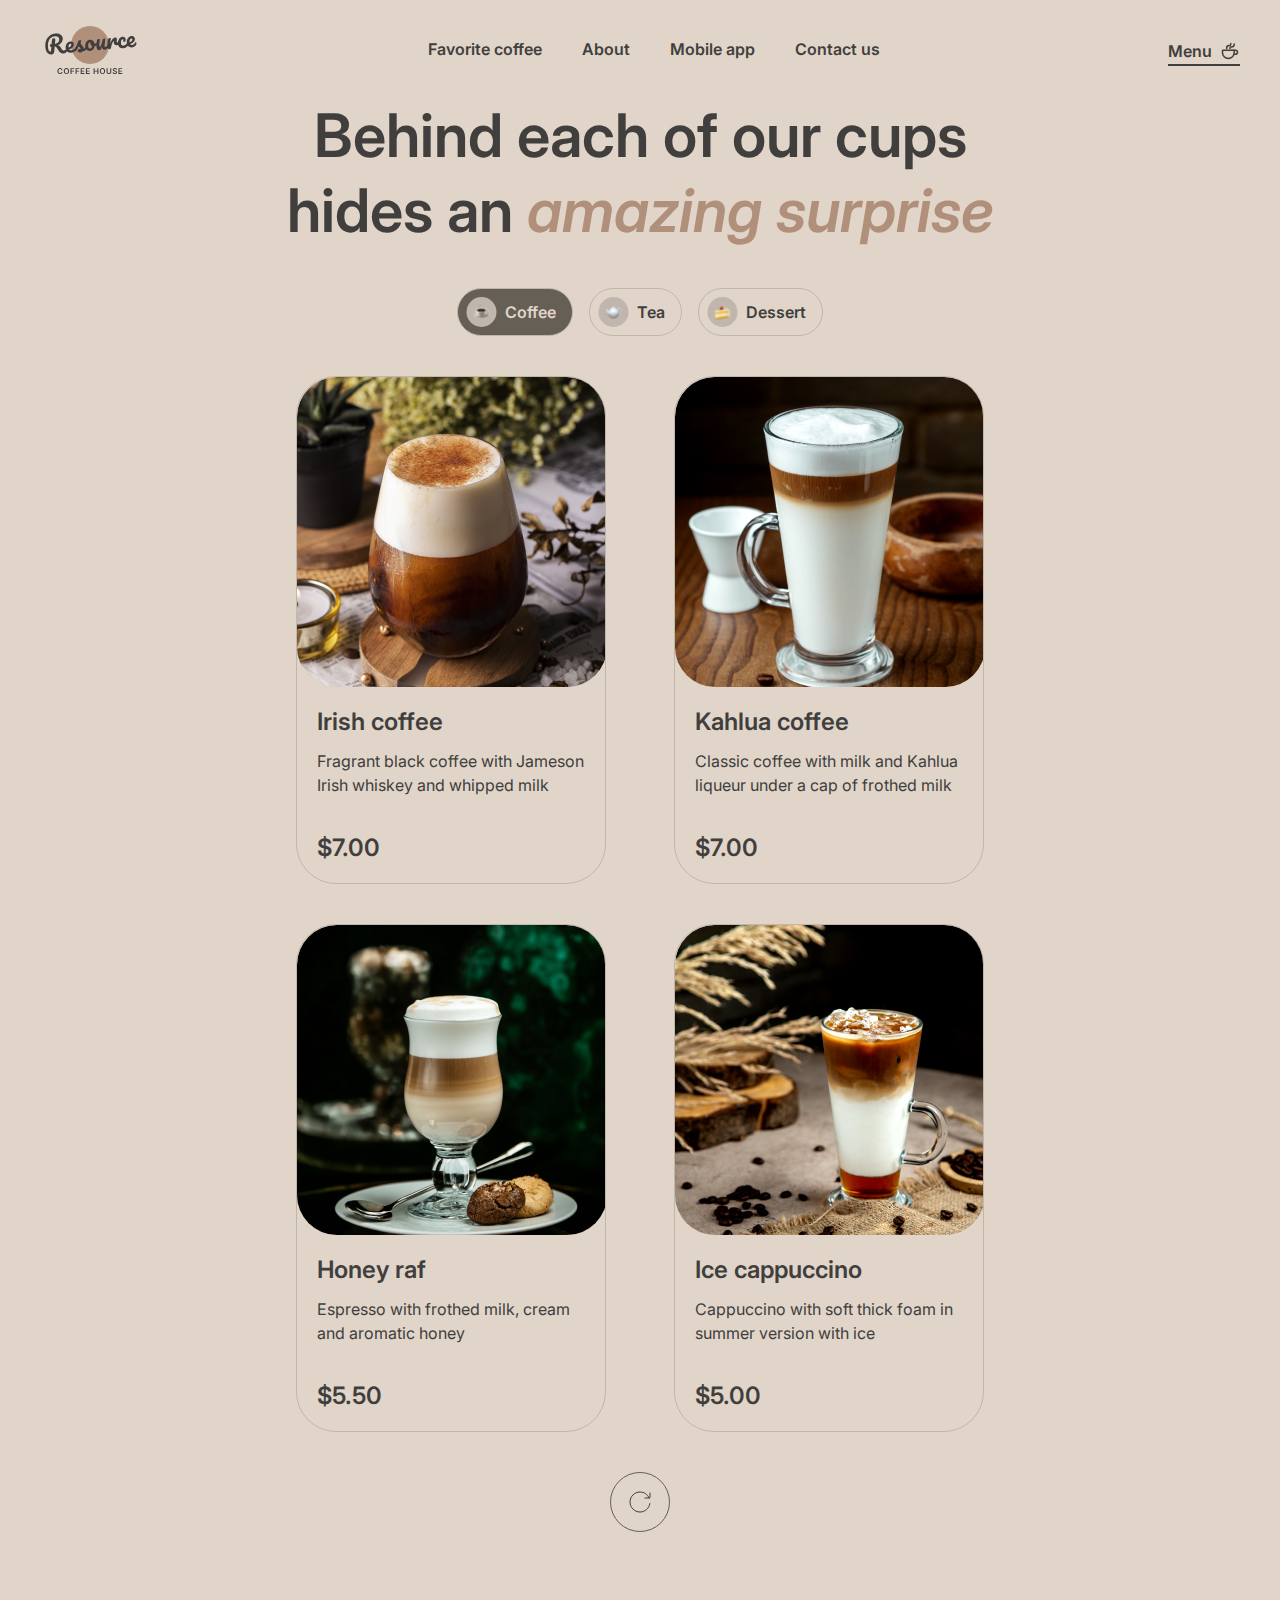
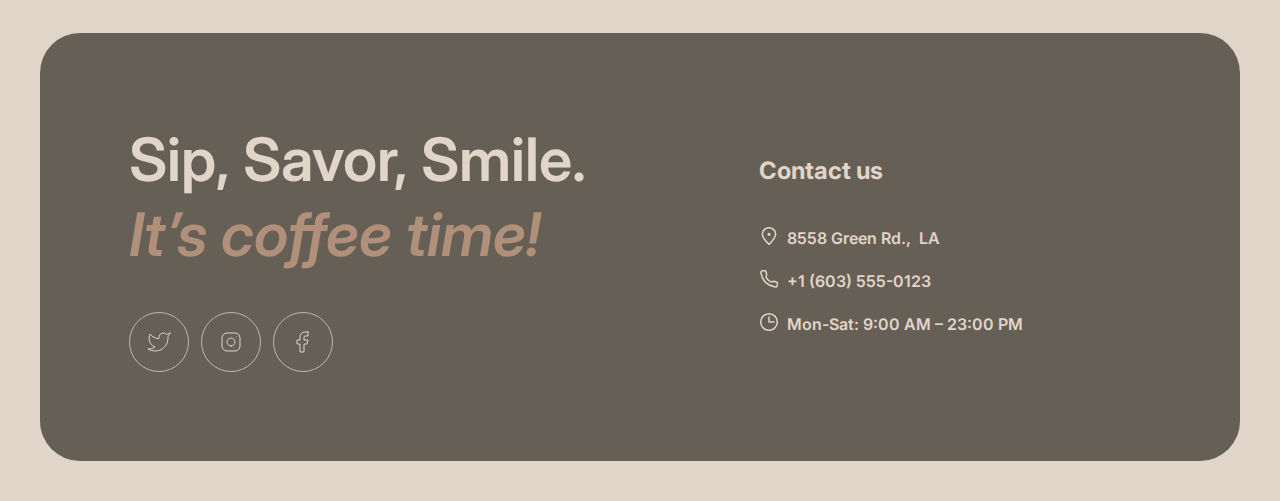
<file: menu.html>
<!DOCTYPE html>
<html lang="en">
<head>
    <meta charset="UTF-8">
    <meta name="viewport" content="width=device-width, initial-scale=1.0">
    <link rel="stylesheet" href="css/style.css">
    <link rel="shortcut icon" href="icons/favicon/menu.png" type="image/x-icon">
    <title>Menu</title>
</head>
<body>
    <header class="header">
        <div class="header__con container">
            <a href="index.html" class="header__con__link">
                <img src="icons/header/1.svg" alt="logo" class="header__con__link__logo">
            </a>
            <nav class="header__con__nav nav">
                <ul class="nav__ul">
                    <li><a href="index.html#fav" class="header__con__nav__item">Favorite coffee</a></li>
                    <li><a href="index.html#ab" class="header__con__nav__item">About</a></li>
                    <li><a href="index.html#mob" class="header__con__nav__item">Mobile app</a></li>
                    <li><a href="#foot" class="header__con__nav__item">Contact us</a></li>
                </ul>
            </nav>
            <div class="header__con__menu_block menu_block">
                <nav class="menu_block_nav">
                    <ul class="menu_block_nav_ul">
                        <li><a href="menu.html" class="menu_block_nav_ul_anchor menu_under_line">Menu <img src="icons/header/2.svg" alt="cupOfCoffee"></a></li>
                    </ul>
                </nav>
            </div>
            <div class="header__con__burger_icon burger_icon">
                <div class="burger_icon__line" id="first_brg"></div>
                <div class="burger_icon__line" id="last_brg"></div>
            </div>
        </div>
        <div class="header_bur" id="menu_bur">
            <div class="header_bur_cont">
                <ul class="header_bur_cont__ul">
                    <li><a href="index.html#fav">Favorite coffee</a></li>
                    <li><a href="index.html#ab">About</a></li>
                    <li><a href="index.html#mob">Mobile app</a></li>
                    <li><a href="#foot">Contact us</a></li>
                </ul>
                <ul class="header_bur_cont__ul">
                    <li><a href="menu.html" class="positioned menu_under_line">
                        Menu
                        <svg xmlns="http://www.w3.org/2000/svg" width="40" height="40" viewBox="0 0 41 40" fill="none">
                            <path d="M28.8333 18.9333V25C28.8333 30.5228 24.3561 35 18.8332 35H15.4999C9.97707 35 5.49992 30.5228 5.49992 25V18.9333C5.49992 18.602 5.76855 18.3333 6.09992 18.3333H28.2333C28.5646 18.3333 28.8333 18.602 28.8333 18.9333Z" stroke="#403F3D" stroke-width="2" stroke-linecap="round" stroke-linejoin="round"/>
                            <path d="M20.4999 15C20.4999 13.3334 21.6904 11.6667 24.0713 11.6667C24.5919 11.6667 25.2136 11.6667 25.8333 11.6667C27.4901 11.6667 28.8333 10.3236 28.8333 8.66671V5.83337" stroke="#403F3D" stroke-width="2" stroke-linecap="round" stroke-linejoin="round"/>
                            <path d="M13.8334 15V12.1667C13.8334 10.5098 15.1766 9.16667 16.8334 9.16667H20.1667C21.2713 9.16667 22.1667 8.27124 22.1667 7.16667V5" stroke="#403F3D" stroke-width="2" stroke-linecap="round" stroke-linejoin="round"/>
                            <path d="M27.1667 18.3334H31.3334C33.6346 18.3334 35.5001 20.1989 35.5001 22.5C35.5001 24.8012 33.6346 26.6667 31.3334 26.6667H28.8334" stroke="#403F3D" stroke-width="2" stroke-linecap="round" stroke-linejoin="round"/>
                        </svg>
                    </a></li>
                </ul>
            </div>
        </div>
    </header>
    <main>
        <div class="close_area"></div>
            <div class="modal">
                <div class="modal__block">
                    <div class="modal__block__img block__img_mn">
                        <img src="img/coffee_menu/1.jpg" alt="menuItem" id="mainImgModal">
                    </div>
                    <div class="modal__block__content mod_info">
                        <h3 class="mod_info__title">
                            Irish coffee
                        </h3>
                        <p class="mod_info__text">
                            Fragrant black coffee with Jameson Irish whiskey and whipped milk
                        </p>
                        <div class="mod_info_size">
                            <div class="mod_info_size_title">Size</div>
                            <div class="btn_services_con" id="Size">
                                <button class="mod_info_size__btn">
                                    <span class="mod_info_size__btn__circle">S</span>
                                    200 ml
                                </button>
                                <button class="mod_info_size__btn">
                                    <span class="mod_info_size__btn__circle">M</span>
                                    300 ml
                                </button>
                                <button class="mod_info_size__btn">
                                    <span class="mod_info_size__btn__circle">L</span>
                                    400 ml
                                </button>
                            </div>
                        </div>
                        <div class="mod_info_size">
                            <div class="mod_info_size_title">Additives</div>
                            <div class="btn_services_con" id="Additives">
                                <button class="mod_info_size__btn">
                                    <span class="mod_info_size__btn__circle">1</span>
                                    Sugar
                                </button>
                                <button class="mod_info_size__btn">
                                    <span class="mod_info_size__btn__circle">2</span>
                                    Cinnamon
                                </button>
                                <button class="mod_info_size__btn">
                                    <span class="mod_info_size__btn__circle">3</span>
                                    Syrup
                                </button>
                            </div>
                        </div>
                        <div class="mod_info__price">
                            <span class="mod_info__price__total">Total:</span>
                            <span class="mod_info__price__sum">$7.00</span>
                        </div>
                        <div class="mod_info__describe">
                            <svg xmlns="http://www.w3.org/2000/svg" width="16" height="16" viewBox="0 0 16 16" fill="none">
                                <g clip-path="url(#clip0_268_9737)">
                                <path d="M8 7.66663V11" stroke="#403F3D" stroke-linecap="round" stroke-linejoin="round"/>
                                <path d="M8 5.00667L8.00667 4.99926" stroke="#403F3D" stroke-linecap="round" stroke-linejoin="round"/>
                                <path d="M8.00016 14.6667C11.6821 14.6667 14.6668 11.6819 14.6668 8.00004C14.6668 4.31814 11.6821 1.33337 8.00016 1.33337C4.31826 1.33337 1.3335 4.31814 1.3335 8.00004C1.3335 11.6819 4.31826 14.6667 8.00016 14.6667Z" stroke="#403F3D" stroke-linecap="round" stroke-linejoin="round"/>
                                </g>
                                <defs>
                                <clipPath id="clip0_268_9737">
                                <rect width="16" height="16" fill="white"/>
                                </clipPath>
                                </defs>
                            </svg>
                            <div class="mod_info__describe__text">
                                The cost is not final. Download our mobile app to see the final price and place your order. Earn loyalty points and enjoy your favorite coffee with up to 20% discount.
                            </div>
                        </div>
                        <button class="mod_info__close_btn">Close</button>
                    </div>
                </div>
            </div>
        <section class="coffee_menu">
            <div class="container">
                <div class="coffee_menu_con menu_con">
                    <h2 class="menu_con__title">
                        Behind each of our cups hides an <span>amazing surprise</span>
                    </h2>
                    <div class="menu_con__btn_con btn_con">
                        <button class="btn_con__button current_active" id="coffee_btn">
                            <img src="icons/coffee_menu/1.svg" alt="icon">
                            Coffee
                        </button>
                        <button class="btn_con__button" id="tea_btn">
                            <img src="icons/coffee_menu/2.svg" alt="icon">
                            Tea
                        </button>
                        <button class="btn_con__button" id="dessert_btn">
                            <img src="icons/coffee_menu/3.svg" alt="icon">
                            Dessert
                        </button>
                    </div>
                    <div class="menu_con__flex flex" id="flex">
                    </div>
                        <div class="icon_reset_for_menu" id="reload">
                            <svg width="60" height="60" viewBox="0 0 60 60" fill="none" xmlns="http://www.w3.org/2000/svg">
                                <rect x="0.5" y="0.5" width="59" height="59" rx="29.5" stroke="#665F55"/>
                                <path d="M39.8883 31.5C39.1645 36.3113 35.013 40 30 40C24.4772 40 20 35.5228 20 30C20 24.4772 24.4772 20 30 20C34.1006 20 37.6248 22.4682 39.1679 26" stroke="#403F3D" stroke-linecap="round" stroke-linejoin="round"/>
                                <path d="M35 26H39.4C39.7314 26 40 25.7314 40 25.4V21" stroke="#403F3D" stroke-linecap="round" stroke-linejoin="round"/>
                            </svg>
                        </div>
                </div>
            </div>
        </section>
    </main>
    <footer class="footer" id="foot">
        <div class="container">
            <div class="footer_con">
                <div class="footer_con__left con__left">
                    <h2 class="footer_con__left__title">
                        Sip, Savor, Smile. <span>It’s coffee time!</span>
                    </h2>
                    <div class="con__left_social_buttons social_buttons">
                        <a href="#" class="social_buttons__btn">
                            <svg xmlns="http://www.w3.org/2000/svg" width="24" height="24" viewBox="0 0 24 24" fill="none">
                                <path d="M23 3.01006C23 3.01006 20.9821 4.20217 19.86 4.54006C19.2577 3.84757 18.4573 3.35675 17.567 3.13398C16.6767 2.91122 15.7395 2.96725 14.8821 3.29451C14.0247 3.62177 13.2884 4.20446 12.773 4.96377C12.2575 5.72309 11.9877 6.62239 12 7.54006V8.54006C10.2426 8.58562 8.50127 8.19587 6.93101 7.4055C5.36074 6.61513 4.01032 5.44869 3 4.01006C3 4.01006 -1 13.0101 8 17.0101C5.94053 18.408 3.48716 19.109 1 19.0101C10 24.0101 21 19.0101 21 7.51006C20.9991 7.23151 20.9723 6.95365 20.92 6.68006C21.9406 5.67355 23 3.01006 23 3.01006Z" stroke="#E1D4C9" stroke-linecap="round" stroke-linejoin="round"/>
                            </svg>
                        </a>
                        <a href="#" class="social_buttons__btn">
                            <svg xmlns="http://www.w3.org/2000/svg" width="24" height="24" viewBox="0 0 24 24" fill="none">
                                <path d="M12 16C14.2091 16 16 14.2091 16 12C16 9.79086 14.2091 8 12 8C9.79086 8 8 9.79086 8 12C8 14.2091 9.79086 16 12 16Z" stroke="#E1D4C9" stroke-linecap="round" stroke-linejoin="round"/>
                                <path d="M3 16V8C3 5.23858 5.23858 3 8 3H16C18.7614 3 21 5.23858 21 8V16C21 18.7614 18.7614 21 16 21H8C5.23858 21 3 18.7614 3 16Z" stroke="#E1D4C9"/>
                                <path d="M17.5 6.51L17.51 6.49889" stroke="#E1D4C9" stroke-linecap="round" stroke-linejoin="round"/>
                            </svg>
                        </a>
                        <a href="#" class="social_buttons__btn">
                            <svg xmlns="http://www.w3.org/2000/svg" width="24" height="24" viewBox="0 0 24 24" fill="none">
                                <path d="M17 2H14C12.6739 2 11.4021 2.52678 10.4645 3.46447C9.52678 4.40215 9 5.67392 9 7V10H6V14H9V22H13V14H16L17 10H13V7C13 6.73478 13.1054 6.48043 13.2929 6.29289C13.4804 6.10536 13.7348 6 14 6H17V2Z" stroke="#E1D4C9" stroke-linecap="round" stroke-linejoin="round"/>
                              </svg>
                        </a>
                    </div>
                </div>
                <div class="footer_con__left con__right">
                    <h4 class="con__rigth_title">
                        Contact us
                    </h4>
                    <div class="con__right__address_con address_con">
                        <a href="https://maps.app.goo.gl/T62eLBHTFdPtfJYo8" class="address_con_item con_item underline" target="_blank">
                            <span class="con_item_icon">
                                <svg xmlns="http://www.w3.org/2000/svg" width="20" height="20" viewBox="0 0 20 20" fill="none">
                                    <path d="M16.6663 8.33329C16.6663 12.0152 9.99967 18.3333 9.99967 18.3333C9.99967 18.3333 3.33301 12.0152 3.33301 8.33329C3.33301 4.65139 6.31778 1.66663 9.99967 1.66663C13.6816 1.66663 16.6663 4.65139 16.6663 8.33329Z" stroke="#E1D4C9" stroke-width="1.5"/>
                                    <path d="M10.0003 9.16667C10.4606 9.16667 10.8337 8.79357 10.8337 8.33333C10.8337 7.8731 10.4606 7.5 10.0003 7.5C9.54009 7.5 9.16699 7.8731 9.16699 8.33333C9.16699 8.79357 9.54009 9.16667 10.0003 9.16667Z" fill="#E1D4C9" stroke="#E1D4C9" stroke-width="1.5" stroke-linecap="round" stroke-linejoin="round"/>
                                </svg>
                            </span>
                            <span class="con_item_icon">
                                8558 Green Rd.,&nbsp;&nbsp;LA
                            </span>
                        </a>
                        <a href="tel:+1(603)555-0123" class="address_con_item underline">
                            <span class="con_item_icon">
                                <svg xmlns="http://www.w3.org/2000/svg" width="20" height="20" viewBox="0 0 20 20" fill="none">
                                    <path d="M15.0984 12.2516L11.6665 12.9166C9.34845 11.7531 7.91654 10.4166 7.08321 8.33329L7.72483 4.89154L6.51197 1.66663L3.72946 1.66663C2.60191 1.66663 1.71466 2.59958 1.90108 3.71161C2.29888 6.08454 3.37231 10.0391 6.24987 12.9166C9.27338 15.9401 13.5661 17.3318 16.1378 17.9288C17.299 18.1983 18.3332 17.2908 18.3332 16.0988L18.3332 13.4843L15.0984 12.2516Z" stroke="#E1D4C9" stroke-width="1.5" stroke-linecap="round" stroke-linejoin="round"/>
                                </svg>
                            </span>
                            <span class="con_item_icon">
                                +1 (603) 555-0123
                            </span>
                        </a>
                        <div class="address_con_item">
                            <span class="con_item_icon">
                                <svg xmlns="http://www.w3.org/2000/svg" width="20" height="20" viewBox="0 0 20 20" fill="none">
                                    <g clip-path="url(#clip0_217_1736)">
                                      <path d="M10 5L10 10L15 10" stroke="#E1D4C9" stroke-width="1.5" stroke-linecap="round" stroke-linejoin="round"/>
                                      <path d="M10.0003 18.3333C14.6027 18.3333 18.3337 14.6023 18.3337 9.99996C18.3337 5.39759 14.6027 1.66663 10.0003 1.66663C5.39795 1.66663 1.66699 5.39759 1.66699 9.99996C1.66699 14.6023 5.39795 18.3333 10.0003 18.3333Z" stroke="#E1D4C9" stroke-width="1.5" stroke-linecap="round" stroke-linejoin="round"/>
                                    </g>
                                    <defs>
                                      <clipPath id="clip0_217_1736">
                                        <rect width="20" height="20" fill="white"/>
                                      </clipPath>
                                    </defs>
                                </svg>
                            </span>
                            <span class="con_item_icon">
                                Mon-Sat: 9:00 AM – 23:00 PM
                            </span>
                        </div>
                    </div>
                </div>
            </div>
        </div>
    </footer>
    <script src="menu.js" type="module"></script>
</body>
</html>
</file>
<file: css/style.css>
@import url('https://fonts.googleapis.com/css2?family=Inter:wght@400;600&display=swap');

* {
    margin: 0;
    padding: 0;
    box-sizing: border-box;
}
html {
    scroll-behavior: smooth;
}
:root {
    --bg_color: #E1D4C9;
}
li {
    list-style: none;
    display: inline-block;
}
h2, h3 {
    font-style: normal;
    font-weight: 600;
    line-height: 125%;
}
a {
    text-decoration: none;
}
h2 {
    font-size: 60px;
}
span {
    font-style: italic;
    color: #B0907A;
}
nav li > a, .header_bur li > a {
    color: #403F3D;
    text-decoration: none;
    font-family: Inter;
    font-weight: 600;
    line-height: 150%;
    position: relative;
}
nav li > a::after {
    content: "";
    display: block;
    height: 2px;
    width: 0%;
    background: #403F3D;
    margin: auto;
    opacity: 0;
    transition: all .6s ease;
    position: absolute;
    right: 0;
    left: 0;
    z-index: -1;

}
nav li > a:hover::after {
    opacity: 1;
    width: 100%;
}
body {
    background: var(--bg_color);
    font-family: Inter;
    font-weight: 400;
    color: #403F3D;
}

.container {
    max-width: 1440px;
    padding: 0 40px;
    margin: 0 auto;
}
/* ------------HEADER-------------------- */
.header {
    padding: 20px 0;
}
.header__con, .nav__ul {
    display: flex;
    justify-content: space-between;
    align-items: center;
}
.header__con__link {
}
.header__con__link__logo {
}
.header__con__nav {
}
.nav {
}
.nav__ul {
    gap: 40px;
    margin-top: -6px;
}
.header__con__nav__item {
}
.header__con__menu_block {
}
.menu_block {
}
.menu_block_nav {
}
.menu_block_nav_ul li {
    margin-top: -7px;
}
.menu_block_nav_ul_anchor img {
    vertical-align: sub;
    margin-left: 4px;
}

.header__con__link__logo {
    width: 100px;
    height: 60px;
}
.burger_icon {
    width: 44px;
    height: 44px;
    border-radius: 100px;
    border: 1px solid #665F55;
    padding: 0 12px;
    display: none;
    position: relative;
}
.burger_icon__line {
    background: #403F3D;
    height: 1.5px;
    width: 16px;
    border-radius: 1px;
    position: absolute;
    top: 50%;
    right: 30%;
    transition: all .6s ease;
}
#first_brg {
    transform: translate(0, -3px);
}
#last_brg {
    transform: translate(0, 3px);
}

@media (max-width: 768px) {
    .header__con__nav, .menu_block {
        display: none;
    }
    .burger_icon {
        display: inherit;
        margin-top: -4px;
    }
}

/* ------------ENJOY-------------------- */
.enjoy {
    color: #E1D4C9;
}
.enjoy_bg {
    margin-top: -3px;
    padding: 100px 7.353%;
    background: black;
    border-radius: 40px;
    background-position: center;
    background-repeat: no-repeat;
    background-size: cover;
    position: relative;
    overflow: hidden;
}
#full_screen_video {
    position: absolute;
    width: 100%;
    left: 0;
    right: 0;
    top: 0;
    bottom: 0;
    border-radius: 40px;
    width: 1360px;
}
.enjoy_bg_cont {
    max-width: 530px;
    position: relative;
    z-index: 100;
}
.enjoy_bg__title {
    font-weight: 600;
    font-size: 4.5em;
    line-height: 105%;
}
.enjoy_bg__description {
    margin: 40px 0;
    line-height: 150%;
}
.enjoy_bg__btn {
    text-decoration: none;
    color: #403F3D;
    background: #E1D4C9;
    width: 200px;
    border-radius: 100px;
    font-weight: 600;
    line-height: 150%;
    display: flex;
    justify-content: center;
    align-items: center;
    padding: 20px 0;
    transition: all .6s ease;
    
}
.enjoy_bg__btn img {
    width: 0;
    position: relative;
    left: -19px;
    vertical-align: sub;
    opacity: 0;
    transition: all .4s ease-in-out; 
}
.bg__btn__name {
    transition: all .4s ease-in-out;
}

.enjoy_bg__btn:hover .hoverCup {
    left: 8px;
    width: 20px;
    opacity: 1;
}

/* ------------FAVORITE-------------------- */

.favorite {
    padding: 100px 0;
}
.favorite__title {
    text-align: center;
    font-size: 60px;
}
.favorite_slider {
    margin-top: 40px;
}
.slider_cont {
    display: flex;
    justify-content: space-between;
    align-items: center;
}
.slider_button_circle {
    cursor: pointer;
    width: 60px;
    height: 60px;
    border-radius: 50%;
    border: 1px solid #665F55;
    display: flex;
    justify-content: center;
    align-items: center;
    background: #E1D4C9;
    transition: all .8s ease;
}
.slider_button_circle:hover {
    background: #665F55;
}
.slider_button_circle:hover path {
    stroke: #E1D4C9;
}
.block {
    max-width: 480px;
    text-align: center;
    overflow: hidden;
}
.block__img {
    width: 481px;
}
.block__title {
    margin-top: 16px;
    font-size: 24px;
}
.block__description {
    margin: 16px 0;
    line-height: 150%;
}
.progress_block {
    display: flex;
    justify-content: center;
    align-items: center;
    gap: 12px;
    margin-top: 40px;
}
.progress_block__line {
    width: 40px;
    height: 4px;
    background: #C1B6AD;
    border-radius: 100px;
}
.slide_cards {
    display: flex;
    position: relative;
    gap: 20px;
    left: 0;
    transition: all 1.5s ease;
}

/* ------------ABOUT-------------------- */

.about {
}
.container {
}
.about__title {
    margin-bottom: 40px;
}
.about_gallery, .from_about_gallery {
    display: flex;
    justify-content: space-between;
}
.about_gallery_block {
    display: flex;
    flex-direction: column;
    gap: 40px;
}

.gallery_block_img_con {
    display: flex;
    justify-content: center;
    align-items: center;
    max-width: 660px;
    overflow: hidden;
    height: 590px;
    border-radius: 20px;
}
.resize {
    height: 430px;
}
.gallery_block_img_con img {
    width: 726px;
    transition: all .6s ease;
}
.gallery_block_img_con img:hover {
    transition: all .6s ease;
    width: 740px;
    transform: scale(0.9);
}

/* ------------MOBILE-APP-------------------- */
.mobile_app {
    padding: 100px 0;
}
.app_con {
    display: flex;
    justify-content: space-between;
    align-items: center;
    gap: 100px;
}
.app_con__left {
}
.app_con__left__text {
    margin: 40px 0;
    line-height: 150%;
}
.flex_block {
    display: flex;
    gap: 20px;
    flex-wrap: wrap;
}
.app_con_btn {
    display: flex;
    align-items: center;
    text-decoration: none;
    border-radius: 100px;
    border: 1px solid #665F55;
    width: 200px;
    padding: 10px 20px;
    gap: 8px;
    color: #403F3D;
    transition: all .8s ease;
}
.app_con_btn_con {
    height: 113%;
}
.app_con_btn:hover {
    background: #665F55;
    color: #E1D4C9;
}
.app_picture path {
    transition: all .8s ease;
}
.app_con_btn:hover .app_picture path {
    fill: #E1D4C9;
}
.btn_small_size {
    color: inherit;
    font-style: normal;
    font-size: 10px;
    font-weight: 600;
    line-height: 140%;
}
.btn_size {
    color: inherit;
    font-style: normal;
    font-weight: 600;
    line-height: 150%;
}

/* ------------FOOTER-------------------- */

.footer {
    margin-top: -4px;
}
.footer_con {
    background: #665F55;
    padding: 7.4%;
    display: flex;
    flex-wrap: wrap;
    align-items: center;
    gap: 100px;
    border-radius: 40px;
    margin-bottom: 40px;
}
.con__left {
    max-width: 530px;
}
.footer_con__left__title {
    color: #E1D4C9;
}
.con__left_social_buttons {
}
.social_buttons {
    display: flex;
    gap: 12px;
    margin-top: 40px;
}
.social_buttons__btn {
    width: 60px;
    height: 60px;
    border-radius: 50%;
    border: 1px solid #C1B6AD;
    display: flex;
    justify-content: center;
    align-items: center;
    transition: all .8s ease;
}
.social_buttons__btn:hover {
    background: #E1D4C9;
}
.social_buttons__btn:hover path {
    stroke: #403F3D;
}
.con__right {
    max-width: 530px;
}
.con__rigth_title {
    font-size: 24px;
    color: #E1D4C9;
    margin-bottom: 40px;
    line-height: 125%;
}
.address_con {
    display: flex;
    flex-direction: column;
    gap: 17px;
}
.address_con_item {
    display: flex;
    gap: 8px;
}
.con_item {
}
.con_item_icon {
    color: #E1D4C9;
    font-style: normal;
    line-height: 150%;
    font-weight: 600;
}
.underline {
    position: relative;
    width: 70%;
}
.underline::after {
    content: "";
    display: inline;
    position: absolute;
    height: 2px;
    bottom: 0;
    margin: auto;
    width: 0;
    background: #E1D4C9;
    right: 0;
    left: 0;
    opacity: 0;
    transition: all .8s ease;
}
.underline:hover::after {
    opacity: 1;
    width: 100%;
}

/* ------------COFFE-MENU-PAGE------------------ */
/* -------------MENU------------------- */
.coffee_menu {
    padding-bottom: 101px;
}
.coffee_menu_con {
}
.menu_con {
    margin-top: -6px;
}
.menu_con__title {
    text-align: center;
    max-width: 800px;
    margin: 0 auto;
}
.menu_con__btn_con {
}
.btn_con {
    display: flex;
    justify-content: center;
    align-items: center;
    gap: 16px;
    margin: 40px 0;
}
.current_active {
    background: #665F55 !important;
    color: #E1D4C9 !important;
    cursor: default !important;
}
.btn_con__button {
    border-radius: 100px;
    border: 1px solid #C1B6AD;
    background: #E1D4C9;
    color: #403F3D;
    display: flex;
    align-items: center;
    gap: 8px;
    cursor: pointer;
    font-weight: 600;
    line-height: 150%;
    padding: 8px 16px 8px 8px;
    transition: all .8s ease;
    font-family: Inter;
    font-size: 16px;
}
.btn_con__button:hover {
    background: #665F55;
    color: #E1D4C9;
}
.menu_con__flex {
    transition: all .6s ease;
}
.flex {
    display: flex;
    flex-direction: column;
    gap: 39px;
}
.flex__blocks {
    display: flex;
    justify-content: space-between;
    align-items: center;
    flex-wrap: wrap;
    transition: all .6s ease;
}
.flex__blocks_block {
    max-width: 310px;
    text-align: left;
    border: 1px solid #C1B6AD;
    border-radius: 40px;
}
.flex__blocks_block:hover {
    cursor: pointer;
}
.icon_reset_for_menu {
    text-align: center;
    display: none;
}
.block__img_mn {
    overflow: hidden;
    display: flex;
    justify-content: center;
    align-items: center;
    width: 310px;
    height: 310px;
    border-radius: 40px;
}
.block__img_mn img {
    width: 340px;
    height: 340px;
    transition: all .6s ease;
}
.flex__blocks_block:hover .block__img_mn > img{
    transform: scale(0.91);
}
.block_block {
    display: flex;
    flex-direction: column;
    justify-content: space-between;
    height: 156px;
    margin: 20px 20px;
}
.block__title_mn {
    margin-top: 0;
    font-size: 24px;
}
.block__text {
    line-height: 150%;
}
.block__price {
    font-size: 24px;
}
.from_about_gallery {
    flex-direction: column;
    gap: 12px;
}
.menu_under_line::after {
    width: 100%;
    opacity: 1;
}

/* --------STYLES--FOR-----BURGER---CONTEINER */
.header_bur {
    background: var(--bg_color);
    display: flex;
    justify-content: center;
    position: absolute;
    width: 0;
    height: 924px;
    top: 100px;
    right: 0;
    bottom: 0;
    transition: all .6s ease;
    overflow: hidden;
    opacity: 0;
    z-index: 200;
}
.header_bur ul li a {
    font-size: 32px;
    line-height: 125%;
}
.header_bur_cont, .header_bur_cont__ul {
    display: flex;
    flex-direction: column;
}
.header_bur_cont {
    padding-top: 61px;
}
.positioned {
    display: flex;
    align-items: center;
    justify-content: center;
    gap: 16px;
    position: relative;
}
.menu_under_line::after {
    content: "";
    display: block;
    height: 2px;
    width: 100%;
    background: #403F3D;
    margin: auto;
    transition: all .6s ease;
    position: absolute;
    right: 0;
    left: 0;
    background: #403F3D;
    bottom: -5px;
}
.header_bur_cont__ul {
    gap: 60px;
}
.header_bur_cont__ul:last-child {
    margin-top: 100px;
}
.header_bur_cont__ul li {
    text-align: center;
}
/* ---------MODAL-------------- */
.close_area {
    position: fixed;
    background: rgba(0, 0, 0, 0.7);
    top: 0;
    bottom: 0;
    right: 0;
    left: 0;
    z-index: 10;
    display: none;
    z-index: 20;
}
.modal {
    display: none;
    position: fixed;
    left: 50%;
    top: 50%;
    transform: translate(-50%, -50%);
    z-index: 25;
}
.modal__block {
    max-width: 800px;
    padding: 16px;
    border-radius: 40px;
    background: var(--bg_color);
    display: flex;
    gap: 20px;
    align-items: flex-start;
    position: relative;
    z-index: 30;
}
.modal__block__img {
   width: 365px;
}
.modal__block__content {
}
.mod_info {
    max-width: 458px;
}
.mod_info__title {
    font-size: 24px;
    margin-bottom: 12px;
}
.mod_info__text {
    line-height: 150%;
    margin-bottom: 20px;
}
.mod_info_size {
    margin-bottom: 20px;
    font-size: 16px;
}
.mod_info_size_title {
    line-height: 150%;
    margin-bottom: 8px;
}
.btn_services_con {
    display: flex;
    flex-wrap: wrap;
    gap: 8px;
}
.mod_info_size__btn, .mod_info__close_btn {
    display: inline-flex;
    justify-content: center;
    align-items: center;
    padding: 8px 16px 8px 8px;
    gap: 8px;
    font-weight: 600;
    line-height: 150%;
    cursor: pointer;
    border: 1px solid #C1B6AD;
    border-radius: 100px;
    background: var(--bg_color);
    color: #403F3D;
    transition: all .8s ease;
    font-size: 16px;
}
.mod_info_size__btn:hover, .mod_info__close_btn:hover {
    background: #665F55;
    color: #E1D4C9;
}
.mod_info_size__btn__circle {
    background: #C1B6AD;
    border-radius: 50%;
    font-style: normal;
    font-weight: 600;
    line-height: 150%;
    color: inherit;
    width: 30px;
    padding: 3px 0px;
    display: flex;
    justify-content: center;
    align-items: center;
    transition: all .8s ease;
}
.mod_info_size__btn:hover .mod_info_size__btn__circle {
    background: var(--bg_color);
    color: #403F3D;
}
.size_active_script {
    background: #665F55;
    color: #E1D4C9;
}
.size_active_script .mod_info_size__btn__circle {
    background: var(--bg_color);
    color: #403F3D;
}
.mod_info_additives {
}
.mod_info_additives_title {
}
.mod_info_additives__btn {
}
.mod_info__price {
    display: flex;
    justify-content: space-between;
    align-items: center;
    padding-bottom: 20px;
    border-bottom: 1px solid #C1B6AD;
    font-weight: 600;
    line-height: 125%;
    font-size: 24px;
    color: #403F3D;
}
.mod_info__price__total {
    font-style: normal;
    color: inherit;
}
.mod_info__price__sum {
    font-style: normal;
    color: inherit;
}
.mod_info__describe {
    display: flex;
    gap: 8px;
    margin-top: 12px;
    margin-bottom: 20px;
}
.mod_info__describe svg {
    min-width: 16px;
}
.mod_info__describe__icon {
}
.mod_info__describe__text {
    font-size: 10px;
    font-style: normal;
    font-weight: 600;
    line-height: 140%;
    max-width: 414px;
}
.mod_info__close_btn {
    width: 100%;
    padding: 10px 0;
    border: 1px solid #665F55;
}
/* ---ACTIVE----------------- */
.brg_line {
    transform: translate(0, 0) rotate(45deg) !important;
}
.brg_last {
    transform: translate(0, 0) rotate(-45deg) !important;
}
@media (max-width: 1416px) {
    .resize {
        display: none;
    }
    .about_gallery {
        flex-direction: column;
        justify-content: center;
        align-items: center;
        gap: 40px;
    }
    #display_none {
        display: none;
    }
    .flex__blocks {
        max-width: 688px;
        margin: 0 auto;
        
    }
    .flex__blocks_block {
        margin-bottom: 40px;
    }
    .reload {
        display: block;
    }
}
@media (max-width: 1280px) {
    .app_con {
        flex-direction: column;
        gap: 100px;
    }
}
@media (max-width: 890px) {
    
}
@media(max-width: 768px) {
    .container {
        padding: 0 5.3%;
    }
    .enjoy_bg {
        padding: 100px 8.722%;
    }
    .enjoy_bg__title {
        font-size: 9.4vw
    }
    .gallery_block_img_con {
        max-width: 90vw;
    }
    .app_con {
        flex-direction: column;
        gap: 13vw;
    }
    .app_con__left {
        width: 100%;
    }
    .app_con_phones_img img {
        width: 100%;
    }
    .enjoy_bg__btn {
        gap: 8px;
    }
    .enjoy_bg__btn img {
        width: initial;
        position: static;
        opacity: 1;
    }
    .coffee_menu {
        padding-bottom: 98px;
    }
    .flex__blocks {
        max-width: 660px;
    }
    .footer_con {
        padding: 100px 8.5%;
    }
    .add_style {
        width: 100%;
        opacity: 1;
    }
}
@media(max-width: 716px) {
    .flex__blocks {
        flex-direction: column;
    }
}
@media(max-width: 678px) {
    h2 {
        font-size: 8.5vw !important
    }
    .slider_cont {
        justify-content: center;
    }
    .slider_button_circle {
        display: none;
    }
    #full_screen_video {
        left: -80%;
    }
}
@media (max-width: 695px) {
    .modal__block__img {
        display: none;
    }
}
@media(max-width: 543px) {
    .block__img {
        width: 92vw;
    }
}

@media (max-width: 380px) {
    .container {
        padding: 0 4%;
    }
    .enjoy_bg {
        padding: 17% 4.8%;
    }
    .enjoy_bg__title {
        font-size: 11vw;
        line-height: 115%;
    }
    .favorite {
        padding: 98px 0;
    }
    .app_con__left__text {
        margin: 39px 0;
    }
    .app_con {
        gap: 10vw;
    }
    .flex__blocks_block {
        margin-bottom: 38px;
    }
    .btn_con {
        gap: 6px;
    }
    .coffee_menu {
        padding-bottom: 103px;
    }
    .footer_con {
        padding: 17% 4.5%;
        gap: 40px;
    }
    #full_screen_video {
        left: -120%;
    }
}
.click_effect {
    opacity: 0.5;
    background: var(--bg_color) !important;
    transition: all .6s ease;
}
.click_effect path {
    stroke: #403F3D !important;
}
.progress_animation {
    height: 100%;
    width: 0;
    background: #665F55;
    border-radius: 100px;
}
</file>
